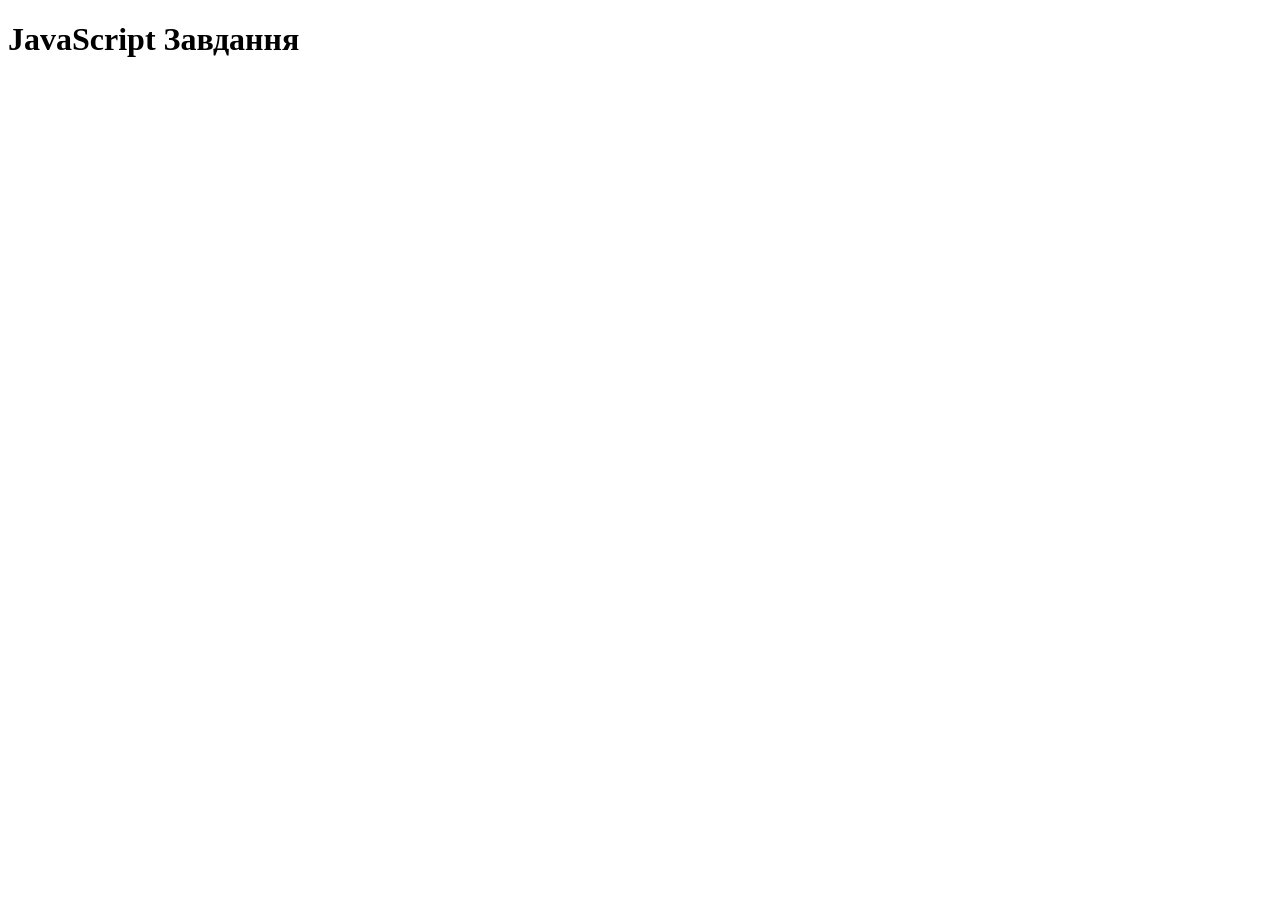
<file: JavaScript  (part 1)/index.html>
<!DOCTYPE html>
<html lang="uk">
<head>
    <meta charset="UTF-8">
    <meta name="viewport" content="width=device-width, initial-scale=1.0">
    <title>JavaScript Завдання</title>
</head>
<body>

    <h1>JavaScript Завдання</h1>

    <script src="javascript.js"></script>
</body>
</html>
</file>
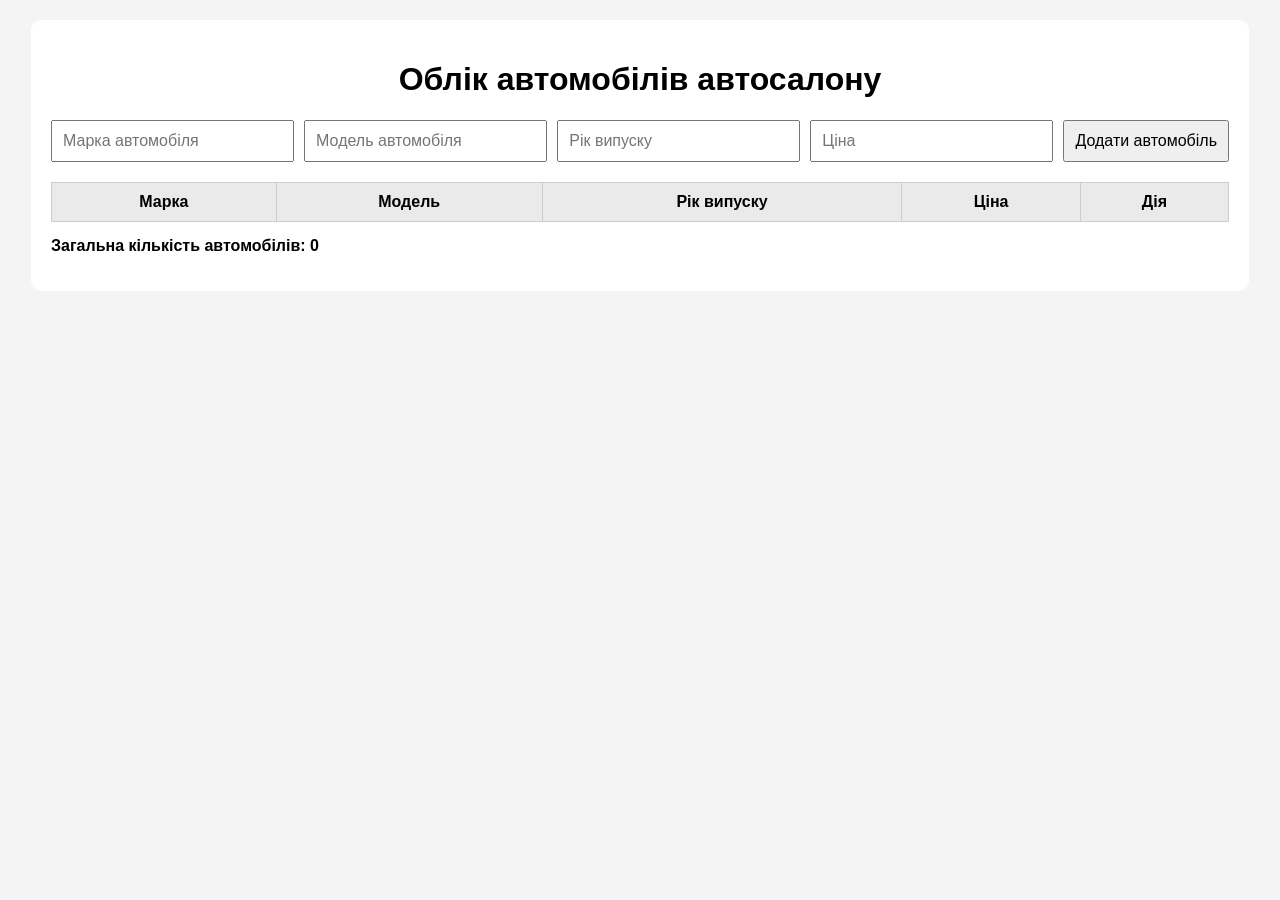
<file: JavaScript (part 9)/index.html>
<!DOCTYPE html>
<html lang="uk">
<head>
    <meta charset="UTF-8">
    <meta name="viewport" content="width=device-width, initial-scale=1.0">
    <title>Облік автомобілів</title>
    <link rel="stylesheet" href="style.css">
</head>
<body>

    <div class="container">
        <h1>Облік автомобілів автосалону</h1>

        <form id="carForm">
            <input type="text" id="brand" placeholder="Марка автомобіля">
            <input type="text" id="model" placeholder="Модель автомобіля">
            <input type="number" id="year" placeholder="Рік випуску">
            <input type="number" id="price" placeholder="Ціна">
            <button type="submit">Додати автомобіль</button>
        </form>

        <table>
            <thead>
                <tr>
                    <th>Марка</th>
                    <th>Модель</th>
                    <th>Рік випуску</th>
                    <th>Ціна</th>
                    <th>Дія</th>
                </tr>
            </thead>
            <tbody id="carTable"></tbody>
        </table>

        <p id="totalCars">Загальна кількість автомобілів: 0</p>
    </div>

    <script src="script.js"></script>
</body>
</html>
</file>
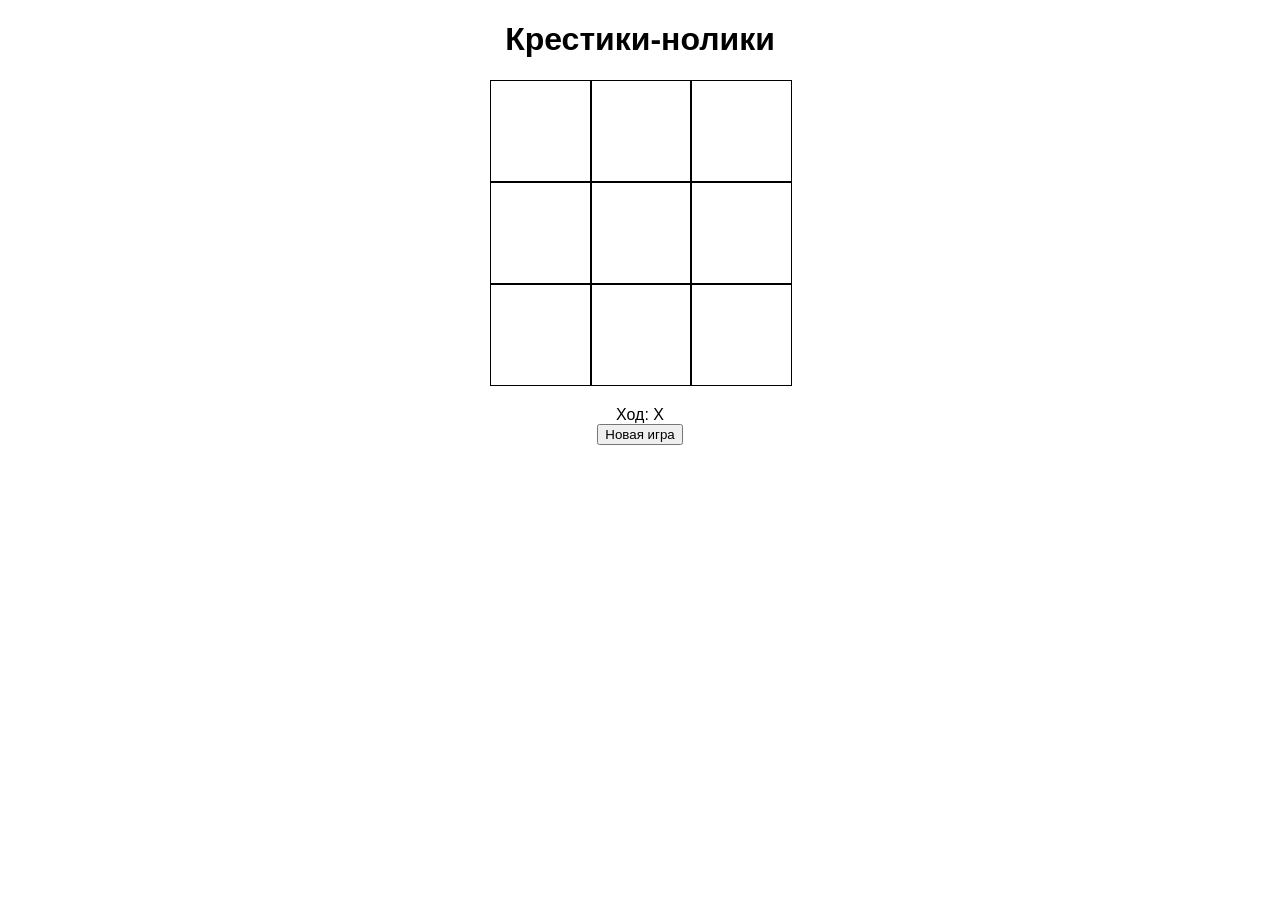
<file: Javascript(part 6)/index.html>
<!DOCTYPE html>
<html lang="ru">
<head>
    <meta charset="UTF-8">
    <title>Крестики-нолики</title>
    <link rel="stylesheet" href="style.css">
</head>
<body>

    <h1>Крестики-нолики</h1>

    <div id="board" class="board">
        <div class="cell" data-index="0"></div>
        <div class="cell" data-index="1"></div>
        <div class="cell" data-index="2"></div>
        <div class="cell" data-index="3"></div>
        <div class="cell" data-index="4"></div>
        <div class="cell" data-index="5"></div>
        <div class="cell" data-index="6"></div>
        <div class="cell" data-index="7"></div>
        <div class="cell" data-index="8"></div>
    </div>

    <div id="status">Ход: X</div>

    <button id="restart">Новая игра</button>

    <script src="script.js"></script>
</body>
</html>
</file>
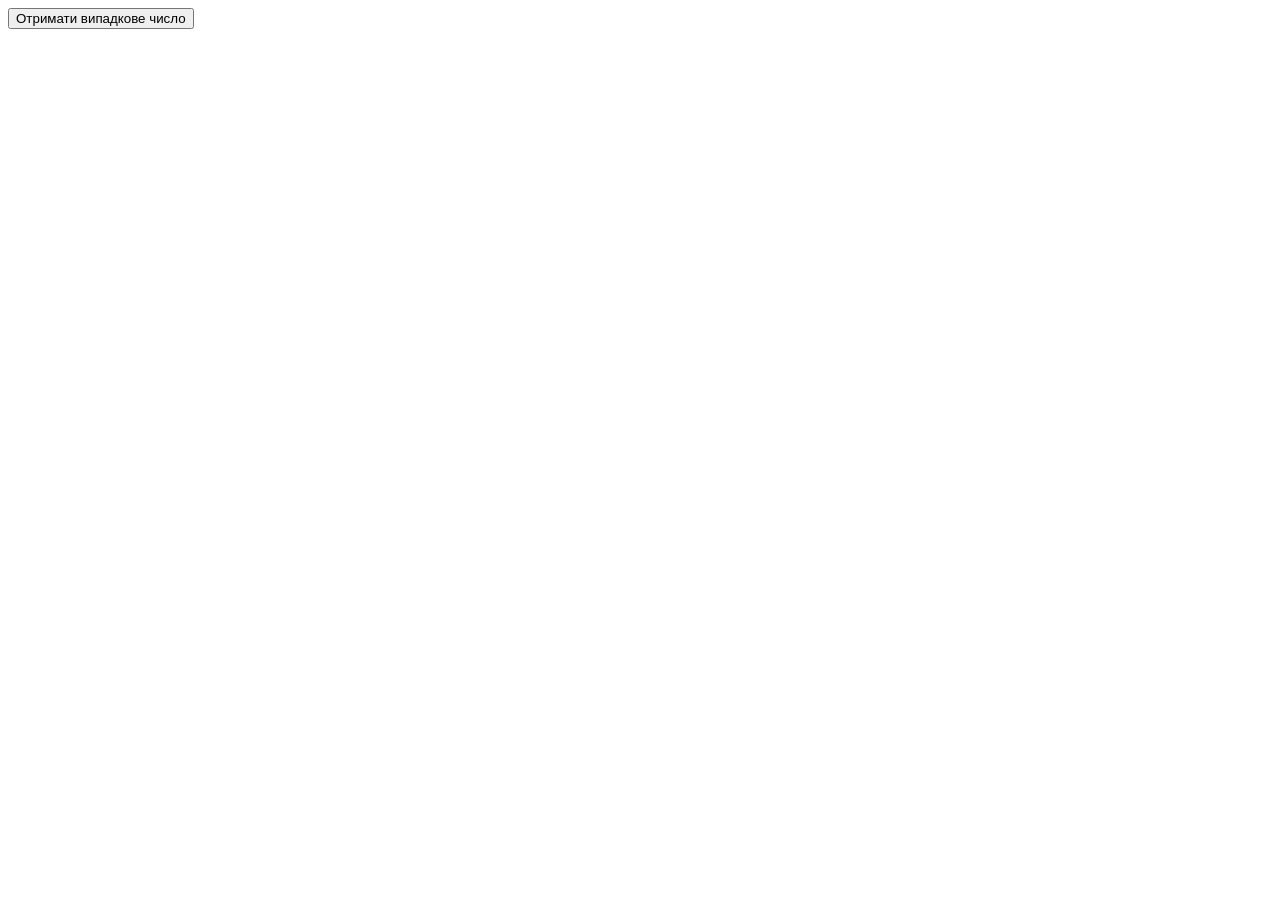
<file: javascript(part 7)/index.html>
<!DOCTYPE html>
<html lang="uk">
<head>
    <meta charset="UTF-8">
    <title>Випадкове число</title>
</head>
<body>

    <button id="btn">Отримати випадкове число</button>
    <p id="result"></p>

    <script src="script.js"></script>
</body>
</html>
</file>
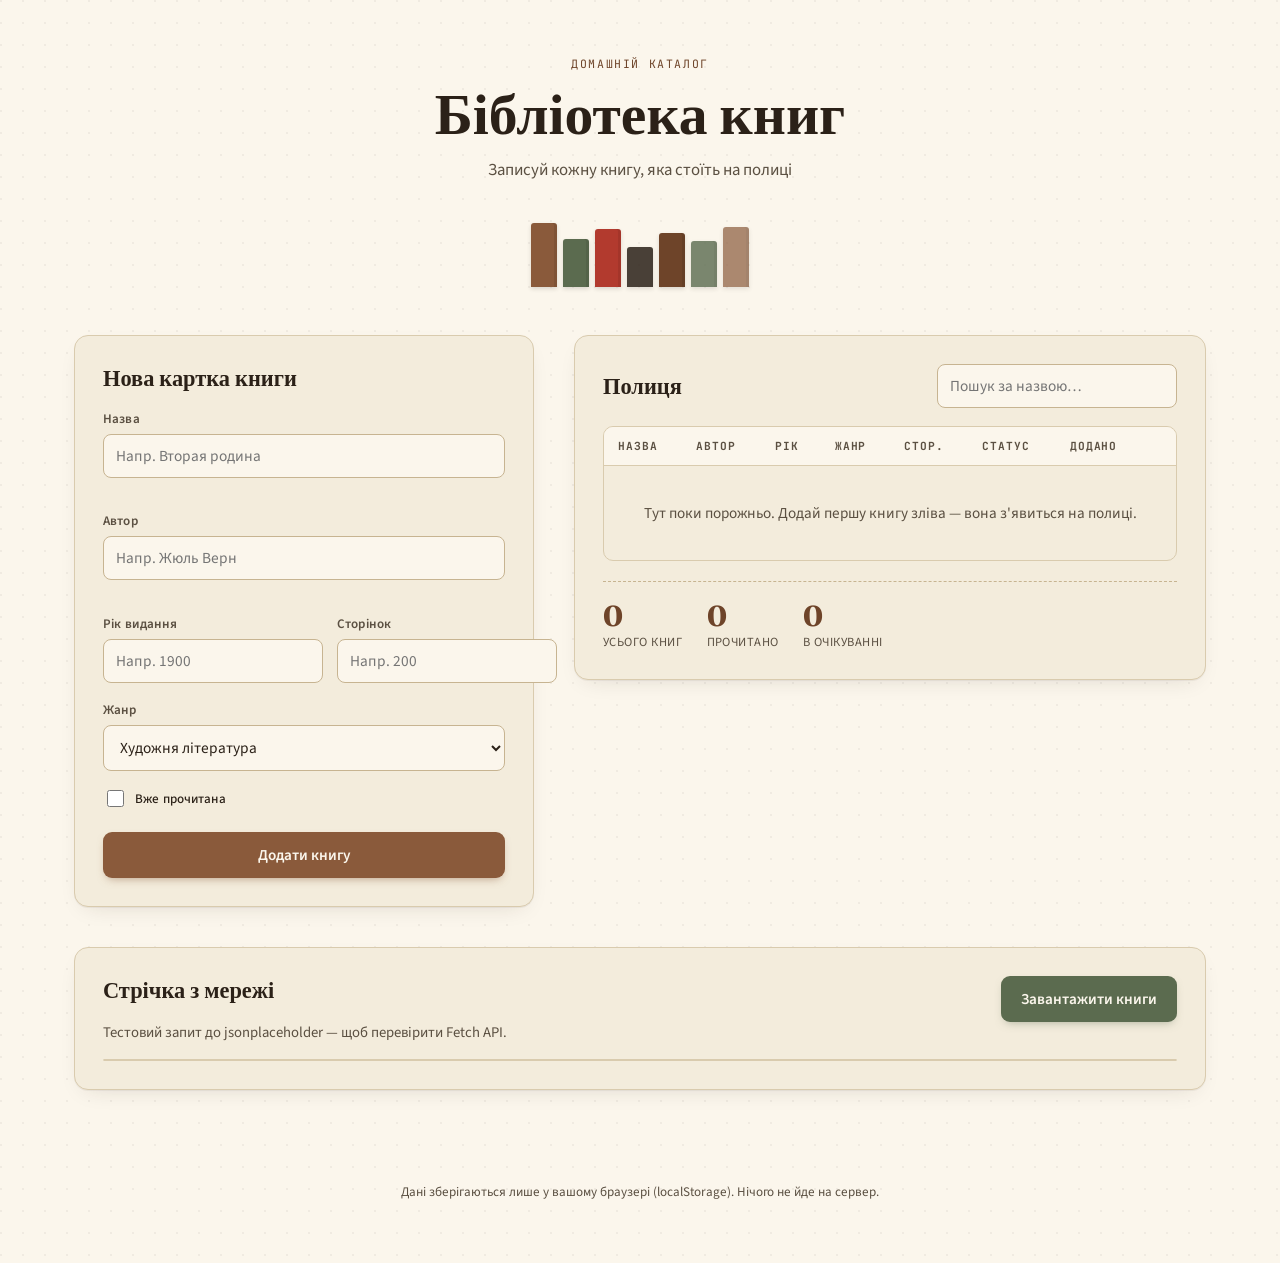
<file: project/index.html>
<!DOCTYPE html>
<html lang="uk">
<head>
<meta charset="UTF-8">
<meta name="viewport" content="width=device-width, initial-scale=1.0">
<title>Бібліотека книг</title>
<link rel="preconnect" href="https://fonts.googleapis.com">
<link href="https://fonts.googleapis.com/css2?family=Fraunces:opsz,wght@9..144,400;9..144,500;9..144,600;9..144,700&family=Source+Sans+3:wght@400;500;600;700&family=JetBrains+Mono:wght@400;500&display=swap" rel="stylesheet">
<link rel="stylesheet" href="style.css">
</head>
<body>

<div class="shelf-bg" aria-hidden="true"></div>

<header class="site-head">
  <div class="head-inner">
    <p class="eyebrow">Домашній каталог</p>
    <h1 class="title">Бібліотека книг</h1>
    <p class="subtitle">Записуй кожну книгу, яка стоїть на полиці</p>
  </div>
  <div class="spine-row" aria-hidden="true">
    <span class="spine s1"></span>
    <span class="spine s2"></span>
    <span class="spine s3"></span>
    <span class="spine s4"></span>
    <span class="spine s5"></span>
    <span class="spine s6"></span>
    <span class="spine s7"></span>
  </div>
</header>

<main class="layout">

  <section class="card form-card" aria-labelledby="form-heading">
    <h2 id="form-heading" class="card-title">Нова картка книги</h2>
    <form id="book-form" novalidate>
      <div class="field">
        <label for="title">Назва</label>
        <input type="text" id="title" name="title" placeholder="Напр. Вторая родина" autocomplete="off">
        <span class="field-error" id="error-title"></span>
      </div>

      <div class="field">
        <label for="author">Автор</label>
        <input type="text" id="author" name="author" placeholder="Напр. Жюль Верн" autocomplete="off">
        <span class="field-error" id="error-author"></span>
      </div>

      <div class="field-row">
        <div class="field">
          <label for="year">Рік видання</label>
          <input type="text" id="year" name="year" placeholder="Напр. 1900" inputmode="numeric" autocomplete="off">
          <span class="field-error" id="error-year"></span>
        </div>

        <div class="field">
          <label for="pages">Сторінок</label>
          <input type="text" id="pages" name="pages" placeholder="Напр. 200" inputmode="numeric" autocomplete="off">
          <span class="field-error" id="error-pages"></span>
        </div>
      </div>

      <div class="field">
        <label for="genre">Жанр</label>
        <select id="genre" name="genre">
          <option value="Художня література">Художня література</option>
          <option value="Поезія">Поезія</option>
          <option value="Наукова література">Наукова література</option>
          <option value="Історія">Історія</option>
          <option value="Фантастика">Фантастика</option>
          <option value="Біографія">Біографія</option>
          <option value="Інше">Інше</option>
        </select>
      </div>

      <div class="field checkbox-field">
        <label class="checkbox-label">
          <input type="checkbox" id="isRead" name="isRead">
          <span>Вже прочитана</span>
        </label>
      </div>

      <button type="submit" class="btn btn-primary" id="add-book-btn">Додати книгу</button>
    </form>
  </section>

  <section class="card library-card" aria-labelledby="library-heading">
    <div class="library-head">
      <h2 id="library-heading" class="card-title">Полиця</h2>
      <div class="search-wrap">
        <input type="text" id="search-input" placeholder="Пошук за назвою…" autocomplete="off">
      </div>
    </div>

    <div class="table-wrap">
      <table class="books-table">
        <thead>
          <tr>
            <th>Назва</th>
            <th>Автор</th>
            <th>Рік</th>
            <th>Жанр</th>
            <th>Стор.</th>
            <th>Статус</th>
            <th>Додано</th>
            <th aria-label="Дії"></th>
          </tr>
        </thead>
        <tbody id="books-tbody">
        </tbody>
      </table>
      <p class="empty-state" id="empty-state" hidden>Тут поки порожньо. Додай першу книгу зліва - вона з'явиться на полиці</p>
    </div>

    <div class="stats-row" id="stats-row">
      <div class="stat">
        <span class="stat-value" id="stat-total">0</span>
        <span class="stat-label">усього книг</span>
      </div>
      <div class="stat">
        <span class="stat-value" id="stat-read">0</span>
        <span class="stat-label">прочитано</span>
      </div>
      <div class="stat">
        <span class="stat-value" id="stat-unread">0</span>
        <span class="stat-label">в очікуванні</span>
      </div>
    </div>
  </section>

  <section class="card server-card" aria-labelledby="server-heading">
    <div class="server-head">
      <div>
        <h2 id="server-heading" class="card-title">Стрічка з мережі</h2>
        <p class="card-hint">Тестовий запит до jsonplaceholder — щоб перевірити Fetch API.</p>
      </div>
      <button type="button" class="btn btn-secondary" id="load-books-btn">Завантажити книги</button>
    </div>
    <p class="loading-msg" id="loading-msg" hidden>Завантаження книг…</p>
    <div class="table-wrap">
      <table class="posts-table" id="posts-table" hidden>
        <thead>
          <tr>
            <th>ID</th>
            <th>Заголовок</th>
          </tr>
        </thead>
        <tbody id="posts-tbody"></tbody>
      </table>
    </div>
  </section>

</main>

<footer class="site-foot">
  <p>Дані зберігаються лише у вашому браузері (localStorage). Нічого не йде на сервер.</p>
</footer>

<div class="toast" id="toast" role="status" aria-live="polite"></div>

<script src="script.js"></script>
</body>
</html>
</file>
<file: JavaScript (part 9)/style.css>
body {
    font-family: Arial, sans-serif;
    background-color: #f4f4f4;
    margin: 0;
    padding: 20px;
}

.container {
    width: 95%;
    max-width: 1200px;
    margin: auto;
    background: white;
    padding: 20px;
    border-radius: 10px;
}

h1 {
    text-align: center;
}

form {
    display: grid;
    grid-template-columns: 1fr 1fr 1fr 1fr auto;
    gap: 10px;
    margin-bottom: 20px;
}

input,
button {
    padding: 10px;
    font-size: 16px;
}

button {
    cursor: pointer;
}

table {
    width: 100%;
    border-collapse: collapse;
}

th,
td {
    border: 1px solid #ccc;
    padding: 10px;
    text-align: center;
}

th {
    background-color: #eaeaea;
}

.delete-btn {
    background-color: crimson;
    color: white;
    border: none;
    padding: 8px 12px;
    cursor: pointer;
}

#totalCars {
    margin-top: 15px;
    font-weight: bold;
}
</file>
<file: Javascript(part 6)/style.css>
body {
    text-align: center;
    font-family: Arial;
}

.board {
    width: 300px;
    margin: 20px auto;
    display: grid;
    grid-template-columns: repeat(3, 100px);
}

.cell {
    width: 100px;
    height: 100px;
    border: 1px solid black;
    font-size: 60px;
    line-height: 100px;
    cursor: pointer;
}

#status {
    margin-top: 20px;
}
</file>
<file: project/style.css>
:root {
  --paper: #FBF6EC;
  --paper-dim: #F3ECDC;
  --ink: #2B2118;
  --ink-soft: #5b5042;
  --leather: #8A5A3B;
  --leather-dark: #6e4429;
  --ribbon: #B23A2E;
  --cloth: #5B6B4F;
  --rule: #D9CBAE;
  --rule-strong: #c7b491;
  --card-shadow: 0 1px 0 rgba(43,33,24,0.05), 0 8px 24px -12px rgba(43,33,24,0.18);

  --font-display: "Fraunces", serif;
  --font-body: "Source Sans 3", sans-serif;
  --font-mono: "JetBrains Mono", monospace;
}

* { box-sizing: border-box; }

html, body {
  margin: 0;
  padding: 0;
  background: var(--paper);
  color: var(--ink);
  font-family: var(--font-body);
  -webkit-font-smoothing: antialiased;
}

body {
  position: relative;
  min-height: 100vh;
  background-image:
    radial-gradient(circle at 1px 1px, rgba(43,33,24,0.05) 1px, transparent 0);
  background-size: 22px 22px;
}

a { color: var(--leather-dark); }

.site-head {
  padding: 56px 24px 0;
  text-align: center;
  position: relative;
}

.head-inner {
  max-width: 720px;
  margin: 0 auto;
}

.eyebrow {
  font-family: var(--font-mono);
  font-size: 0.72rem;
  letter-spacing: 0.14em;
  text-transform: uppercase;
  color: var(--leather-dark);
  margin: 0 0 14px;
}

.title {
  font-family: var(--font-display);
  font-optical-sizing: auto;
  font-weight: 600;
  font-size: clamp(2.4rem, 6vw, 3.6rem);
  line-height: 1.02;
  margin: 0 0 14px;
  color: var(--ink);
}

.subtitle {
  font-size: 1.05rem;
  line-height: 1.5;
  color: var(--ink-soft);
  margin: 0 auto;
  max-width: 540px;
}

.spine-row {
  display: flex;
  justify-content: center;
  align-items: flex-end;
  gap: 6px;
  margin-top: 40px;
  height: 64px;
}

.spine {
  display: inline-block;
  width: 26px;
  border-radius: 3px 3px 0 0;
  box-shadow: inset -3px 0 0 rgba(0,0,0,0.08), 0 2px 4px rgba(43,33,24,0.15);
}
.s1 { height: 64px; background: var(--leather); }
.s2 { height: 48px; background: var(--cloth); }
.s3 { height: 58px; background: var(--ribbon); }
.s4 { height: 40px; background: var(--ink); opacity: 0.85; }
.s5 { height: 54px; background: var(--leather-dark); }
.s6 { height: 46px; background: var(--cloth); opacity: 0.8; }
.s7 { height: 60px; background: var(--leather); opacity: 0.7; }

.layout {
  max-width: 1180px;
  margin: 48px auto 0;
  padding: 0 24px 80px;
  display: grid;
  grid-template-columns: 460px 1fr;
  gap: 40px;
  align-items: start;
}

.server-card { grid-column: 1 / -1; }

.card {
  background: var(--paper-dim);
  border: 1px solid var(--rule);
  border-radius: 14px;
  padding: 28px;
  box-shadow: var(--card-shadow);
}

.card-title {
  font-family: var(--font-display);
  font-weight: 600;
  font-size: 1.4rem;
  margin: 0 0 18px;
  color: var(--ink);
}

.card-hint {
  margin: 4px 0 0;
  color: var(--ink-soft);
  font-size: 0.92rem;
}

.field {
  margin-bottom: 16px;
  display: flex;
  flex-direction: column;
  gap: 6px;
}

.field-row {
  display: grid;
  grid-template-columns: 1fr 1fr;
  gap: 14px;
}
.field-row .field { margin-bottom: 0; }

label {
  font-size: 0.82rem;
  font-weight: 600;
  color: var(--ink-soft);
  letter-spacing: 0.01em;
}

input[type="text"],
select {
  font-family: var(--font-body);
  font-size: 0.96rem;
  padding: 10px 12px;
  border: 1px solid var(--rule-strong);
  border-radius: 8px;
  background: var(--paper);
  color: var(--ink);
  outline: none;
  transition: border-color 0.15s ease, box-shadow 0.15s ease;
}

input[type="text"]:focus,
select:focus {
  border-color: var(--leather);
  box-shadow: 0 0 0 3px rgba(138,90,59,0.18);
}

input.invalid {
  border-color: var(--ribbon);
}
input.invalid:focus {
  box-shadow: 0 0 0 3px rgba(178,58,46,0.16);
}

.field-error {
  font-size: 0.78rem;
  color: var(--ribbon);
  min-height: 1em;
  display: block;
}

.checkbox-field {
  margin-top: 4px;
}
.checkbox-label {
  display: flex;
  align-items: center;
  gap: 8px;
  font-weight: 500;
  color: var(--ink);
  cursor: pointer;
}
.checkbox-label input[type="checkbox"] {
  width: 17px;
  height: 17px;
  accent-color: var(--cloth);
  cursor: pointer;
}

.btn {
  font-family: var(--font-body);
  font-weight: 600;
  font-size: 0.95rem;
  padding: 12px 20px;
  border-radius: 9px;
  border: none;
  cursor: pointer;
  transition: transform 0.08s ease, box-shadow 0.15s ease, background 0.15s ease;
}
.btn:active { transform: translateY(1px); }
.btn:focus-visible {
  outline: 2px solid var(--leather-dark);
  outline-offset: 2px;
}

.btn-primary {
  background: var(--leather);
  color: #FBF6EC;
  width: 100%;
  margin-top: 6px;
  box-shadow: 0 4px 10px -4px rgba(138,90,59,0.6);
}
.btn-primary:hover { background: var(--leather-dark); }

.btn-secondary {
  background: var(--cloth);
  color: #FBF6EC;
  white-space: nowrap;
  box-shadow: 0 4px 10px -4px rgba(91,107,79,0.5);
}
.btn-secondary:hover { background: #4a5840; }

.btn-ghost {
  background: transparent;
  border: 1px solid var(--rule-strong);
  color: var(--ink-soft);
  padding: 6px 12px;
  font-size: 0.82rem;
}
.btn-ghost:hover { border-color: var(--leather); color: var(--leather-dark); }

.btn-ribbon {
  background: transparent;
  border: 1px solid var(--ribbon);
  color: var(--ribbon);
  padding: 6px 12px;
  font-size: 0.82rem;
}
.btn-ribbon:hover { background: rgba(178,58,46,0.08); }

.btn-done {
  background: transparent;
  border: 1px solid var(--cloth);
  color: var(--cloth);
  padding: 6px 12px;
  font-size: 0.82rem;
}
.btn-done:hover { background: rgba(91,107,79,0.1); }

.row-actions {
  display: flex;
  gap: 6px;
  flex-wrap: wrap;
}

.library-head {
  display: flex;
  justify-content: space-between;
  align-items: center;
  gap: 16px;
  margin-bottom: 18px;
  flex-wrap: wrap;
}
.library-head .card-title { margin: 0; }

.search-wrap input {
  width: 240px;
}

.table-wrap {
  overflow-x: auto;
  border: 1px solid var(--rule);
  border-radius: 10px;
}

table {
  width: 100%;
  border-collapse: collapse;
  font-size: 0.92rem;
}

thead th {
  text-align: left;
  font-family: var(--font-mono);
  font-size: 0.7rem;
  letter-spacing: 0.08em;
  text-transform: uppercase;
  color: var(--ink-soft);
  background: var(--paper);
  padding: 12px 14px;
  border-bottom: 1px solid var(--rule);
  white-space: nowrap;
}

tbody td {
  padding: 12px 14px;
  border-bottom: 1px solid var(--rule);
  vertical-align: middle;
}

tbody tr:last-child td { border-bottom: none; }
tbody tr:hover { background: rgba(138,90,59,0.05); }

.book-title-cell {
  font-family: var(--font-display);
  font-weight: 600;
  color: var(--ink);
}

.meta-cell {
  font-family: var(--font-mono);
  font-size: 0.85rem;
  color: var(--ink-soft);
}

.status-badge {
  display: inline-flex;
  align-items: center;
  gap: 6px;
  font-size: 0.78rem;
  font-weight: 600;
  padding: 4px 10px;
  border-radius: 999px;
}
.status-read {
  background: rgba(91,107,79,0.14);
  color: var(--cloth);
}
.status-unread {
  background: rgba(178,58,46,0.1);
  color: var(--ribbon);
}

.empty-state {
  text-align: center;
  color: var(--ink-soft);
  padding: 36px 20px;
  margin: 0;
  font-size: 0.95rem;
}

.stats-row {
  display: flex;
  gap: 24px;
  margin-top: 20px;
  padding-top: 20px;
  border-top: 1px dashed var(--rule-strong);
  flex-wrap: wrap;
}
.stat {
  display: flex;
  flex-direction: column;
  gap: 2px;
}
.stat-value {
  font-family: var(--font-display);
  font-weight: 700;
  font-size: 1.8rem;
  color: var(--leather-dark);
  line-height: 1;
}
.stat-label {
  font-size: 0.78rem;
  color: var(--ink-soft);
  text-transform: uppercase;
  letter-spacing: 0.04em;
}

.server-head {
  display: flex;
  justify-content: space-between;
  align-items: flex-start;
  gap: 16px;
  flex-wrap: wrap;
  margin-bottom: 16px;
}

.loading-msg {
  font-family: var(--font-mono);
  font-size: 0.88rem;
  color: var(--leather-dark);
  margin: 0 0 14px;
}
.loading-msg::after {
  content: '';
  display: inline-block;
  width: 6px;
}

.toast {
  position: fixed;
  bottom: 24px;
  left: 50%;
  transform: translateX(-50%) translateY(20px);
  background: var(--ink);
  color: var(--paper);
  font-size: 0.9rem;
  font-weight: 500;
  padding: 12px 20px;
  border-radius: 999px;
  box-shadow: 0 10px 30px -10px rgba(0,0,0,0.4);
  opacity: 0;
  pointer-events: none;
  transition: opacity 0.25s ease, transform 0.25s ease;
  z-index: 50;
  max-width: 90vw;
  text-align: center;
}
.toast.show {
  opacity: 1;
  transform: translateX(-50%) translateY(0);
}
.toast.error { background: var(--ribbon); }
.toast.success { background: var(--cloth); }

.site-foot {
  text-align: center;
  padding: 0 24px 48px;
  color: var(--ink-soft);
  font-size: 0.82rem;
}

@media (max-width: 880px) {
  .layout {
    grid-template-columns: 1fr;
  }
  .search-wrap input { width: 100%; }
}

@media (max-width: 520px) {
  .site-head { padding: 40px 16px 0; }
  .card { padding: 20px; }
  .field-row { grid-template-columns: 1fr; }
  .layout { padding: 0 16px 60px; }
}

@media (prefers-reduced-motion: reduce) {
  * { transition: none !important; }
}
</file>
